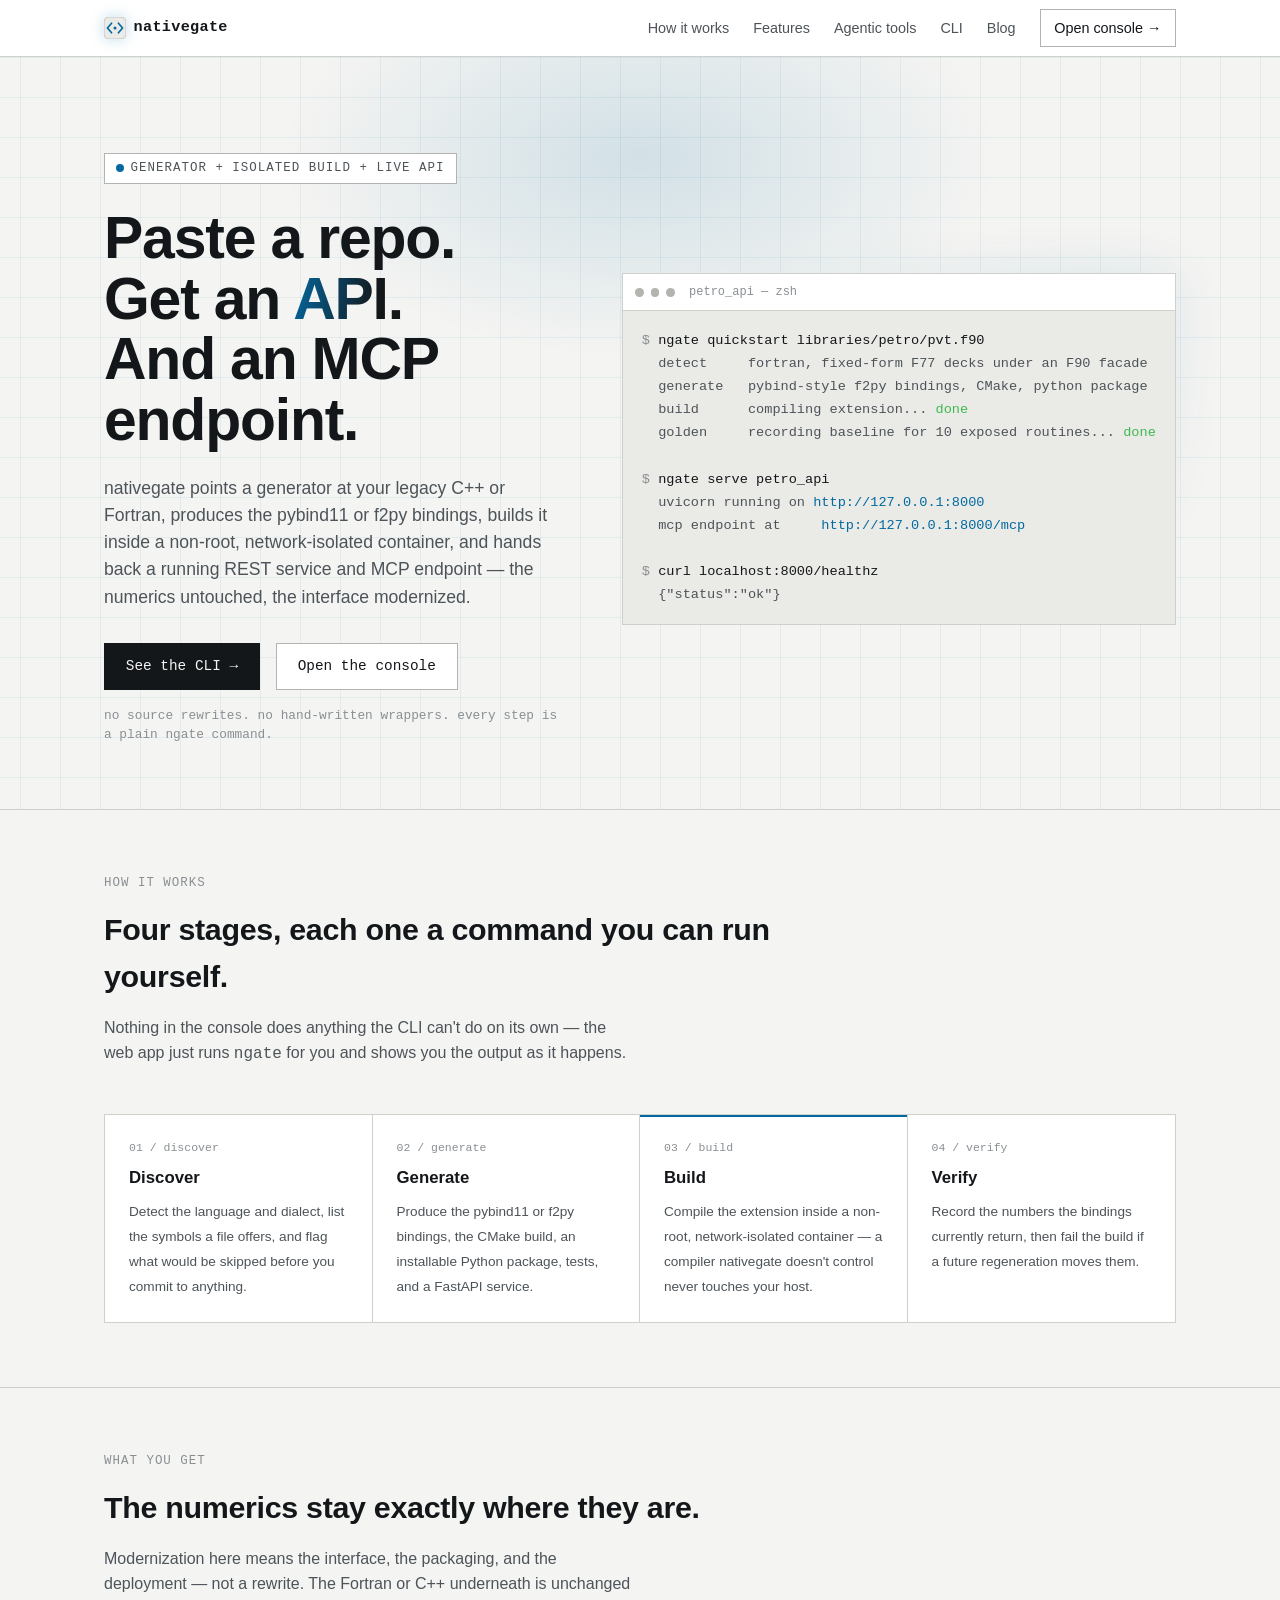
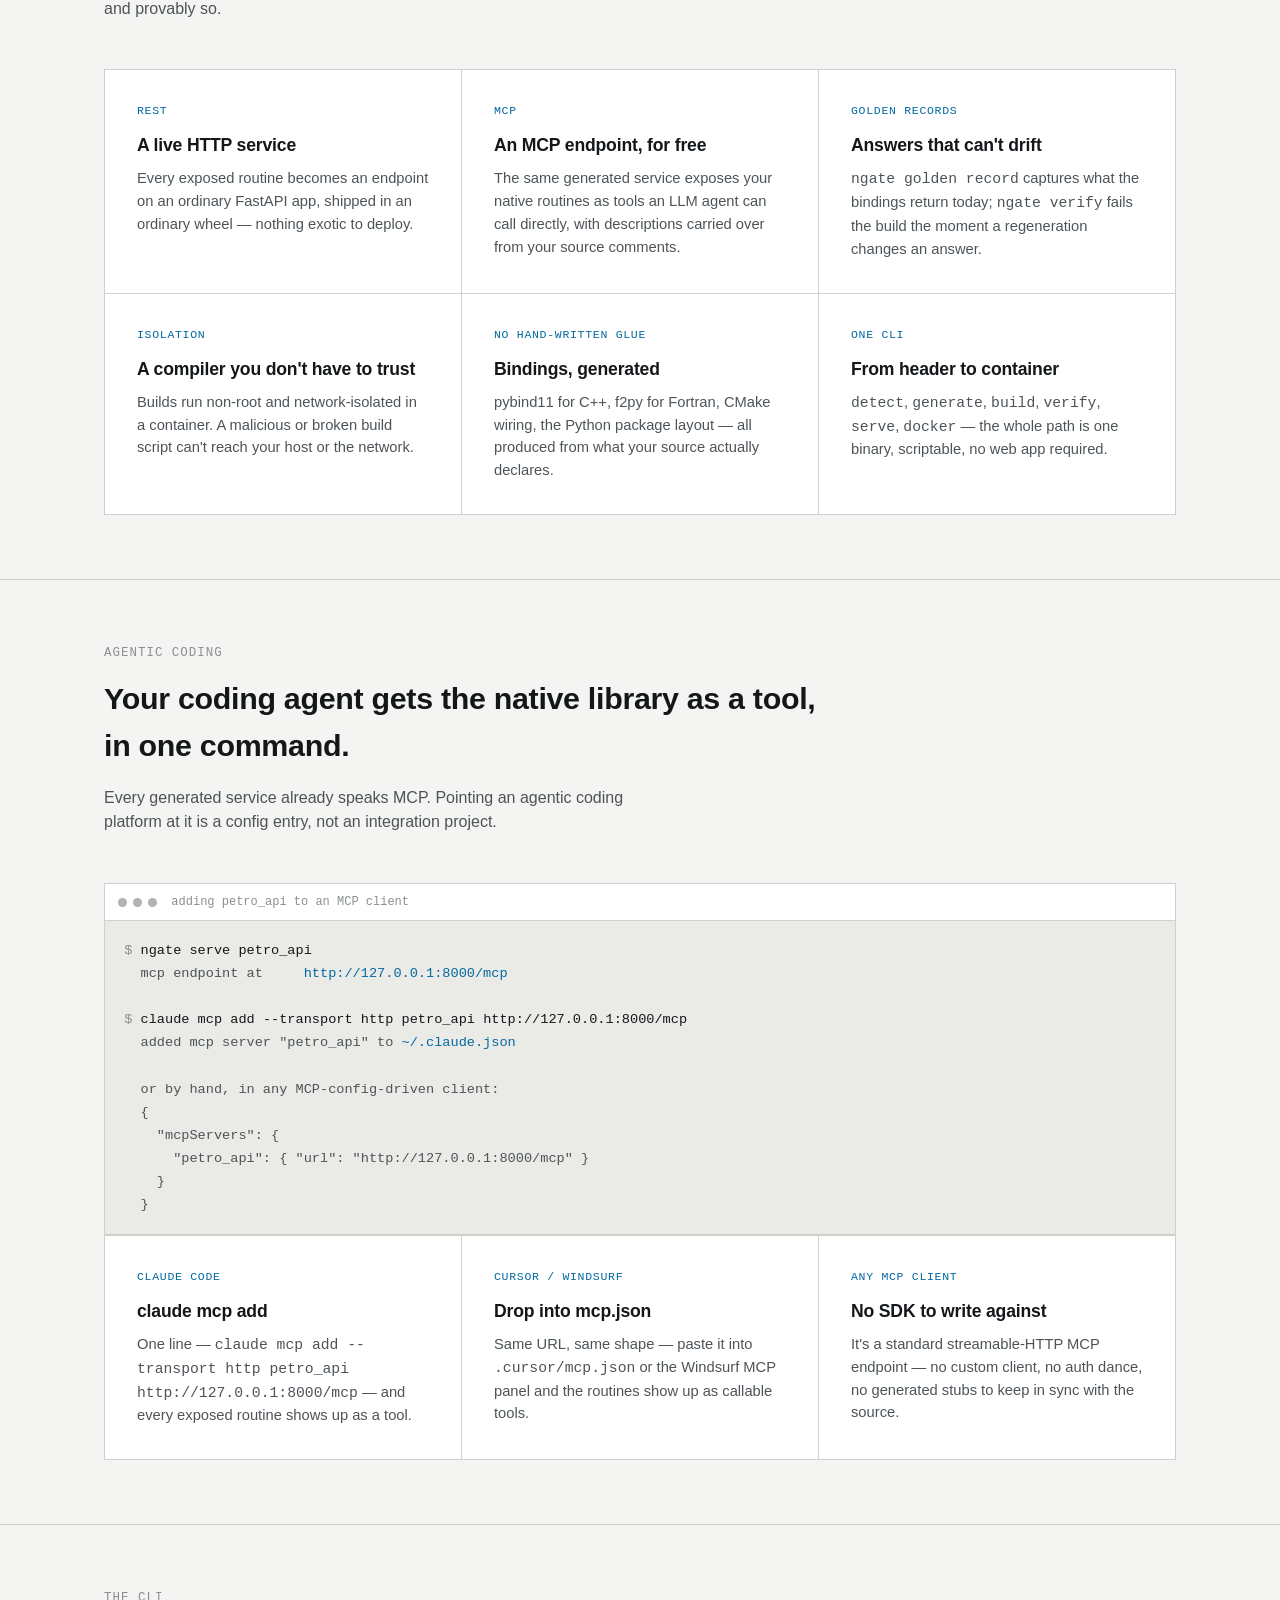
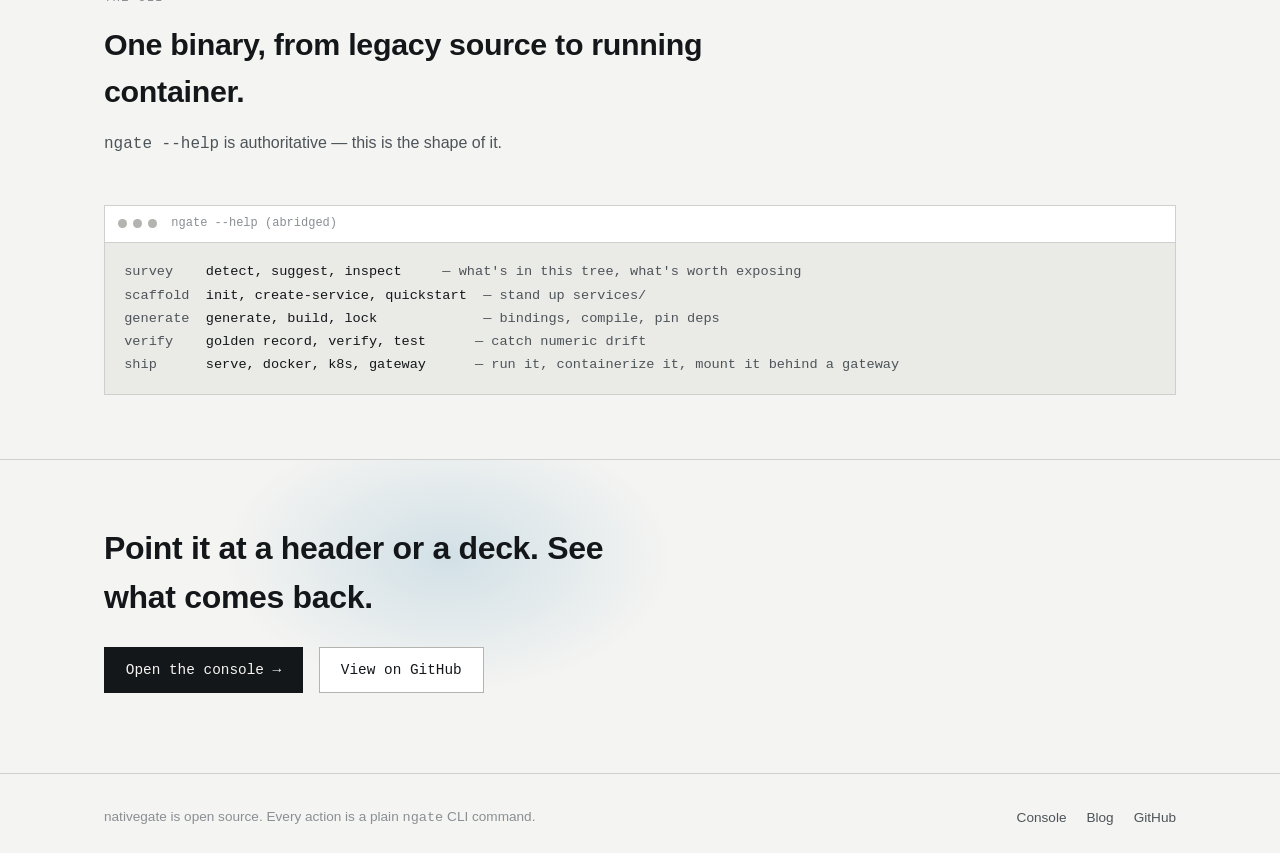
<file: marketing/index.html>
<!doctype html>
<html lang="en">
<head>
  <meta charset="utf-8">
  <meta name="viewport" content="width=device-width, initial-scale=1">
  <title>nativegate — paste a repo, get an API</title>
  <meta name="description" content="nativegate turns legacy C++ and Fortran into a live REST API and MCP endpoint, without hand-written bindings, built inside an isolated container.">
  <link rel="canonical" href="https://ravikings.github.io/nativegate/">
  <link rel="stylesheet" href="style.css">
  <link rel="icon" type="image/svg+xml" href="data:image/svg+xml,%3Csvg xmlns='http://www.w3.org/2000/svg' viewBox='0 0 32 32'%3E%3Crect width='32' height='32' rx='7' fill='%230b0d0f'/%3E%3Cpath d='M11 9 L5 16 L11 23' stroke='%237dd3fc' stroke-width='2.4' fill='none' stroke-linecap='round' stroke-linejoin='round'/%3E%3Cpath d='M21 9 L27 16 L21 23' stroke='%237dd3fc' stroke-width='2.4' fill='none' stroke-linecap='round' stroke-linejoin='round'/%3E%3Ccircle cx='16' cy='16' r='2.2' fill='%237dd3fc'/%3E%3C/svg%3E">

  <meta property="og:type" content="website">
  <meta property="og:title" content="nativegate — paste a repo, get an API">
  <meta property="og:description" content="Turns legacy C++ and Fortran into a live REST API and MCP endpoint, without hand-written bindings, built inside an isolated container.">
  <meta property="og:url" content="https://ravikings.github.io/nativegate/">
  <meta name="twitter:card" content="summary">
  <meta name="twitter:title" content="nativegate — paste a repo, get an API">
  <meta name="twitter:description" content="Turns legacy C++ and Fortran into a live REST API and MCP endpoint, without hand-written bindings.">

  <script type="application/ld+json">
  {
    "@context": "https://schema.org",
    "@type": "SoftwareApplication",
    "name": "nativegate",
    "applicationCategory": "DeveloperApplication",
    "operatingSystem": "Linux, macOS",
    "description": "Turns legacy C++ and Fortran into a live REST API and MCP endpoint by generating pybind11/f2py bindings, without hand-written wrappers.",
    "url": "https://ravikings.github.io/nativegate/",
    "codeRepository": "https://github.com/ravikings/nativegate",
    "offers": { "@type": "Offer", "price": "0", "priceCurrency": "USD" }
  }
  </script>
</head>
<body>

  <header class="topnav">
    <div class="container">
      <a class="wordmark" href="#top">
        <svg class="logomark" width="22" height="22" viewBox="0 0 32 32" fill="none" xmlns="http://www.w3.org/2000/svg" aria-hidden="true">
          <rect width="32" height="32" rx="7" fill="var(--bg-inset)" stroke="var(--line-strong)"/>
          <path d="M11 9 L5 16 L11 23" stroke="var(--accent)" stroke-width="2.4" fill="none" stroke-linecap="round" stroke-linejoin="round"/>
          <path d="M21 9 L27 16 L21 23" stroke="var(--accent)" stroke-width="2.4" fill="none" stroke-linecap="round" stroke-linejoin="round"/>
          <circle cx="16" cy="16" r="2.2" fill="var(--accent)"/>
        </svg>
        nativegate
      </a>
      <nav>
        <a href="#how-it-works">How it works</a>
        <a href="#features">Features</a>
        <a href="#agents">Agentic tools</a>
        <a href="#cli">CLI</a>
        <a href="blog/index.html">Blog</a>
        <a href="http://localhost:8000" class="cta">Open console &rarr;</a>
      </nav>
    </div>
  </header>

  <main id="top">

    <section class="hero">
      <div class="container">
        <div class="hero-grid">
          <div>
            <span class="hero-eyebrow"><span class="live-dot"></span>generator + isolated build + live API</span>
            <h1>Paste a repo.<br>Get an <span class="accent-text">API</span>.<br>And an MCP endpoint.</h1>
            <p class="hero-sub">
              nativegate points a generator at your legacy C++ or Fortran, produces the
              pybind11 or f2py bindings, builds it inside a non-root, network-isolated
              container, and hands back a running REST service and MCP endpoint — the
              numerics untouched, the interface modernized.
            </p>
            <div class="hero-actions">
              <a class="btn primary" href="#cli">See the CLI &rarr;</a>
              <a class="btn" href="http://localhost:8000">Open the console</a>
            </div>
            <div class="hero-note">no source rewrites. no hand-written wrappers. every step is a plain <code>ngate</code> command.</div>
          </div>

          <div class="terminal">
            <div class="terminal-bar">
              <span class="dot"></span><span class="dot"></span><span class="dot"></span>
              <span class="title">petro_api — zsh</span>
            </div>
            <div class="terminal-body"><span class="prompt">$ </span><span class="cmd">ngate quickstart libraries/petro/pvt.f90</span>
<span class="out">  detect     fortran, fixed-form F77 decks under an F90 facade
  generate   pybind-style f2py bindings, CMake, python package
  build      compiling extension...</span> <span class="ok">done</span>
<span class="out">  golden     recording baseline for 10 exposed routines...</span> <span class="ok">done</span>

<span class="prompt">$ </span><span class="cmd">ngate serve petro_api</span>
<span class="out">  uvicorn running on </span><span class="path">http://127.0.0.1:8000</span>
<span class="out">  mcp endpoint at     </span><span class="path">http://127.0.0.1:8000/mcp</span>

<span class="prompt">$ </span><span class="cmd">curl localhost:8000/healthz</span>
<span class="out">  {"status":"ok"}</span></div>
          </div>
        </div>
      </div>
    </section>

    <section class="block" id="how-it-works">
      <div class="container">
        <div class="section-label">How it works</div>
        <h2 class="section-heading">Four stages, each one a command you can run yourself.</h2>
        <p class="section-sub">
          Nothing in the console does anything the CLI can't do on its own — the web app
          just runs <code>ngate</code> for you and shows you the output as it happens.
        </p>

        <div class="pipeline">
          <div class="pipeline-step done">
            <span class="step-index">01 / discover</span>
            <span class="step-name">Discover</span>
            <span class="step-desc">Detect the language and dialect, list the symbols a file offers, and flag what would be skipped before you commit to anything.</span>
          </div>
          <div class="pipeline-step done">
            <span class="step-index">02 / generate</span>
            <span class="step-name">Generate</span>
            <span class="step-desc">Produce the pybind11 or f2py bindings, the CMake build, an installable Python package, tests, and a FastAPI service.</span>
          </div>
          <div class="pipeline-step active">
            <span class="step-index">03 / build</span>
            <span class="step-name">Build</span>
            <span class="step-desc">Compile the extension inside a non-root, network-isolated container — a compiler nativegate doesn't control never touches your host.</span>
          </div>
          <div class="pipeline-step">
            <span class="step-index">04 / verify</span>
            <span class="step-name">Verify</span>
            <span class="step-desc">Record the numbers the bindings currently return, then fail the build if a future regeneration moves them.</span>
          </div>
        </div>
      </div>
    </section>

    <section class="block" id="features">
      <div class="container">
        <div class="section-label">What you get</div>
        <h2 class="section-heading">The numerics stay exactly where they are.</h2>
        <p class="section-sub">
          Modernization here means the interface, the packaging, and the deployment —
          not a rewrite. The Fortran or C++ underneath is unchanged and provably so.
        </p>

        <div class="feature-grid">
          <div class="feature">
            <span class="feature-tag">REST</span>
            <h3>A live HTTP service</h3>
            <p>Every exposed routine becomes an endpoint on an ordinary FastAPI app, shipped in an ordinary wheel — nothing exotic to deploy.</p>
          </div>
          <div class="feature">
            <span class="feature-tag">MCP</span>
            <h3>An MCP endpoint, for free</h3>
            <p>The same generated service exposes your native routines as tools an LLM agent can call directly, with descriptions carried over from your source comments.</p>
          </div>
          <div class="feature">
            <span class="feature-tag">Golden records</span>
            <h3>Answers that can't drift</h3>
            <p><code>ngate golden record</code> captures what the bindings return today; <code>ngate verify</code> fails the build the moment a regeneration changes an answer.</p>
          </div>
          <div class="feature">
            <span class="feature-tag">Isolation</span>
            <h3>A compiler you don't have to trust</h3>
            <p>Builds run non-root and network-isolated in a container. A malicious or broken build script can't reach your host or the network.</p>
          </div>
          <div class="feature">
            <span class="feature-tag">No hand-written glue</span>
            <h3>Bindings, generated</h3>
            <p>pybind11 for C++, f2py for Fortran, CMake wiring, the Python package layout — all produced from what your source actually declares.</p>
          </div>
          <div class="feature">
            <span class="feature-tag">One CLI</span>
            <h3>From header to container</h3>
            <p><code>detect</code>, <code>generate</code>, <code>build</code>, <code>verify</code>, <code>serve</code>, <code>docker</code> — the whole path is one binary, scriptable, no web app required.</p>
          </div>
        </div>
      </div>
    </section>

    <section class="block" id="agents">
      <div class="container">
        <div class="section-label">Agentic coding</div>
        <h2 class="section-heading">Your coding agent gets the native library as a tool, in one command.</h2>
        <p class="section-sub">
          Every generated service already speaks MCP. Pointing an agentic coding
          platform at it is a config entry, not an integration project.
        </p>

        <div class="terminal">
          <div class="terminal-bar">
            <span class="dot"></span><span class="dot"></span><span class="dot"></span>
            <span class="title">adding petro_api to an MCP client</span>
          </div>
          <div class="terminal-body"><span class="prompt">$ </span><span class="cmd">ngate serve petro_api</span>
<span class="out">  mcp endpoint at     </span><span class="path">http://127.0.0.1:8000/mcp</span>

<span class="prompt">$ </span><span class="cmd">claude mcp add --transport http petro_api http://127.0.0.1:8000/mcp</span>
<span class="out">  added mcp server "petro_api" to </span><span class="path">~/.claude.json</span>

<span class="out">  or by hand, in any MCP-config-driven client:</span>
<span class="out">  {
    "mcpServers": {
      "petro_api": { "url": "http://127.0.0.1:8000/mcp" }
    }
  }</span></div>
        </div>

        <div class="feature-grid">
          <div class="feature">
            <span class="feature-tag">Claude Code</span>
            <h3>claude mcp add</h3>
            <p>One line — <code>claude mcp add --transport http petro_api http://127.0.0.1:8000/mcp</code> — and every exposed routine shows up as a tool.</p>
          </div>
          <div class="feature">
            <span class="feature-tag">Cursor / Windsurf</span>
            <h3>Drop into mcp.json</h3>
            <p>Same URL, same shape — paste it into <code>.cursor/mcp.json</code> or the Windsurf MCP panel and the routines show up as callable tools.</p>
          </div>
          <div class="feature">
            <span class="feature-tag">Any MCP client</span>
            <h3>No SDK to write against</h3>
            <p>It's a standard streamable-HTTP MCP endpoint — no custom client, no auth dance, no generated stubs to keep in sync with the source.</p>
          </div>
        </div>
      </div>
    </section>

    <section class="block" id="cli">
      <div class="container">
        <div class="section-label">The CLI</div>
        <h2 class="section-heading">One binary, from legacy source to running container.</h2>
        <p class="section-sub">
          <code>ngate --help</code> is authoritative — this is the shape of it.
        </p>

        <div class="terminal">
          <div class="terminal-bar">
            <span class="dot"></span><span class="dot"></span><span class="dot"></span>
            <span class="title">ngate --help (abridged)</span>
          </div>
          <div class="terminal-body"><span class="out">survey    </span><span class="cmd">detect, suggest, inspect</span><span class="out">     — what's in this tree, what's worth exposing
scaffold  </span><span class="cmd">init, create-service, quickstart</span><span class="out">  — stand up services/
generate  </span><span class="cmd">generate, build, lock</span><span class="out">             — bindings, compile, pin deps
verify    </span><span class="cmd">golden record, verify, test</span><span class="out">      — catch numeric drift
ship      </span><span class="cmd">serve, docker, k8s, gateway</span><span class="out">      — run it, containerize it, mount it behind a gateway</span></div>
        </div>
      </div>
    </section>

    <section class="cta-band block">
      <div class="container">
        <h2>Point it at a header or a deck. See what comes back.</h2>
        <div class="hero-actions">
          <a class="btn primary" href="http://localhost:8000">Open the console &rarr;</a>
          <a class="btn" href="https://github.com/ravikings/nativegate">View on GitHub</a>
        </div>
      </div>
    </section>

  </main>

  <footer>
    <div class="container">
      <span>nativegate is open source. Every action is a plain <code>ngate</code> CLI command.</span>
      <nav>
        <a href="http://localhost:8000">Console</a>
        <a href="blog/index.html">Blog</a>
        <a href="https://github.com/ravikings/nativegate">GitHub</a>
      </nav>
    </div>
  </footer>

</body>
</html>
</file>
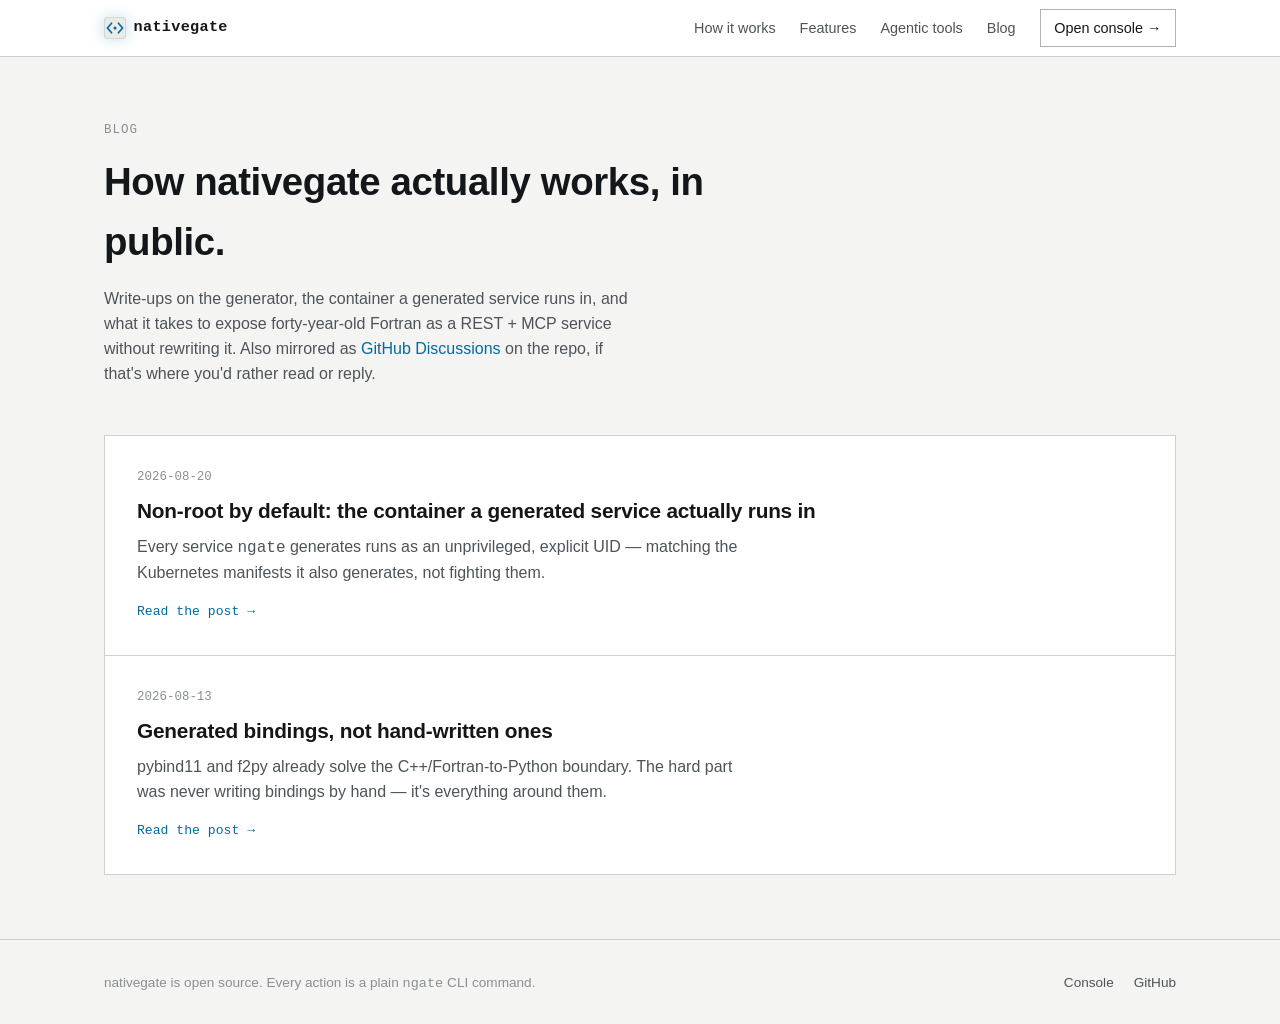
<file: marketing/blog/index.html>
<!doctype html>
<html lang="en">
<head>
  <meta charset="utf-8">
  <meta name="viewport" content="width=device-width, initial-scale=1">
  <title>Blog — nativegate</title>
  <meta name="description" content="Notes on turning legacy C++ and Fortran into live APIs: generated bindings, isolated builds, and numeric drift detection — from the team building nativegate.">
  <link rel="canonical" href="https://ravikings.github.io/nativegate/blog/">
  <link rel="stylesheet" href="../style.css">
  <link rel="icon" type="image/svg+xml" href="data:image/svg+xml,%3Csvg xmlns='http://www.w3.org/2000/svg' viewBox='0 0 32 32'%3E%3Crect width='32' height='32' rx='7' fill='%230b0d0f'/%3E%3Cpath d='M11 9 L5 16 L11 23' stroke='%237dd3fc' stroke-width='2.4' fill='none' stroke-linecap='round' stroke-linejoin='round'/%3E%3Cpath d='M21 9 L27 16 L21 23' stroke='%237dd3fc' stroke-width='2.4' fill='none' stroke-linecap='round' stroke-linejoin='round'/%3E%3Ccircle cx='16' cy='16' r='2.2' fill='%237dd3fc'/%3E%3C/svg%3E">

  <meta property="og:type" content="website">
  <meta property="og:title" content="nativegate blog">
  <meta property="og:description" content="Notes on turning legacy C++ and Fortran into live APIs: generated bindings, isolated builds, and numeric drift detection.">
  <meta property="og:url" content="https://ravikings.github.io/nativegate/blog/">
  <meta name="twitter:card" content="summary">
  <meta name="twitter:title" content="nativegate blog">
  <meta name="twitter:description" content="Notes on turning legacy C++ and Fortran into live APIs.">

  <script type="application/ld+json">
  {
    "@context": "https://schema.org",
    "@type": "Blog",
    "name": "nativegate blog",
    "url": "https://ravikings.github.io/nativegate/blog/",
    "publisher": {
      "@type": "Organization",
      "name": "nativegate",
      "url": "https://ravikings.github.io/nativegate/",
      "sameAs": ["https://github.com/ravikings/nativegate"]
    }
  }
  </script>
</head>
<body>

  <header class="topnav">
    <div class="container">
      <a class="wordmark" href="../index.html#top">
        <svg class="logomark" width="22" height="22" viewBox="0 0 32 32" fill="none" xmlns="http://www.w3.org/2000/svg" aria-hidden="true">
          <rect width="32" height="32" rx="7" fill="var(--bg-inset)" stroke="var(--line-strong)"/>
          <path d="M11 9 L5 16 L11 23" stroke="var(--accent)" stroke-width="2.4" fill="none" stroke-linecap="round" stroke-linejoin="round"/>
          <path d="M21 9 L27 16 L21 23" stroke="var(--accent)" stroke-width="2.4" fill="none" stroke-linecap="round" stroke-linejoin="round"/>
          <circle cx="16" cy="16" r="2.2" fill="var(--accent)"/>
        </svg>
        nativegate
      </a>
      <nav>
        <a href="../index.html#how-it-works">How it works</a>
        <a href="../index.html#features">Features</a>
        <a href="../index.html#agents">Agentic tools</a>
        <a href="index.html" aria-current="page">Blog</a>
        <a href="http://localhost:8000" class="cta">Open console &rarr;</a>
      </nav>
    </div>
  </header>

  <main id="top">
    <section class="block" style="border-top:none; padding-top: var(--space-16);">
      <div class="container">
        <div class="section-label">Blog</div>
        <h1 class="section-heading" style="font-size: 2.4rem; max-width: 32ch;">How nativegate actually works, in public.</h1>
        <p class="section-sub">
          Write-ups on the generator, the container a generated service runs in,
          and what it takes to expose forty-year-old Fortran as a REST + MCP
          service without rewriting it. Also mirrored as
          <a href="https://github.com/ravikings/nativegate/discussions">GitHub Discussions</a>
          on the repo, if that's where you'd rather read or reply.
        </p>

        <div class="post-list">

          <a class="post-card" href="isolated-native-builds.html">
            <span class="post-date"><time datetime="2026-08-20">2026-08-20</time></span>
            <h2>Non-root by default: the container a generated service actually runs in</h2>
            <p>Every service <code>ngate</code> generates runs as an unprivileged, explicit UID —
            matching the Kubernetes manifests it also generates, not fighting them.</p>
            <span class="post-readmore">Read the post &rarr;</span>
          </a>

          <a class="post-card" href="generated-bindings-vs-handwritten.html">
            <span class="post-date"><time datetime="2026-08-13">2026-08-13</time></span>
            <h2>Generated bindings, not hand-written ones</h2>
            <p>pybind11 and f2py already solve the C++/Fortran-to-Python boundary. The
            hard part was never writing bindings by hand — it's everything around them.</p>
            <span class="post-readmore">Read the post &rarr;</span>
          </a>

        </div>
      </div>
    </section>
  </main>

  <footer>
    <div class="container">
      <span>nativegate is open source. Every action is a plain <code>ngate</code> CLI command.</span>
      <nav>
        <a href="http://localhost:8000">Console</a>
        <a href="https://github.com/ravikings/nativegate">GitHub</a>
      </nav>
    </div>
  </footer>

</body>
</html>
</file>
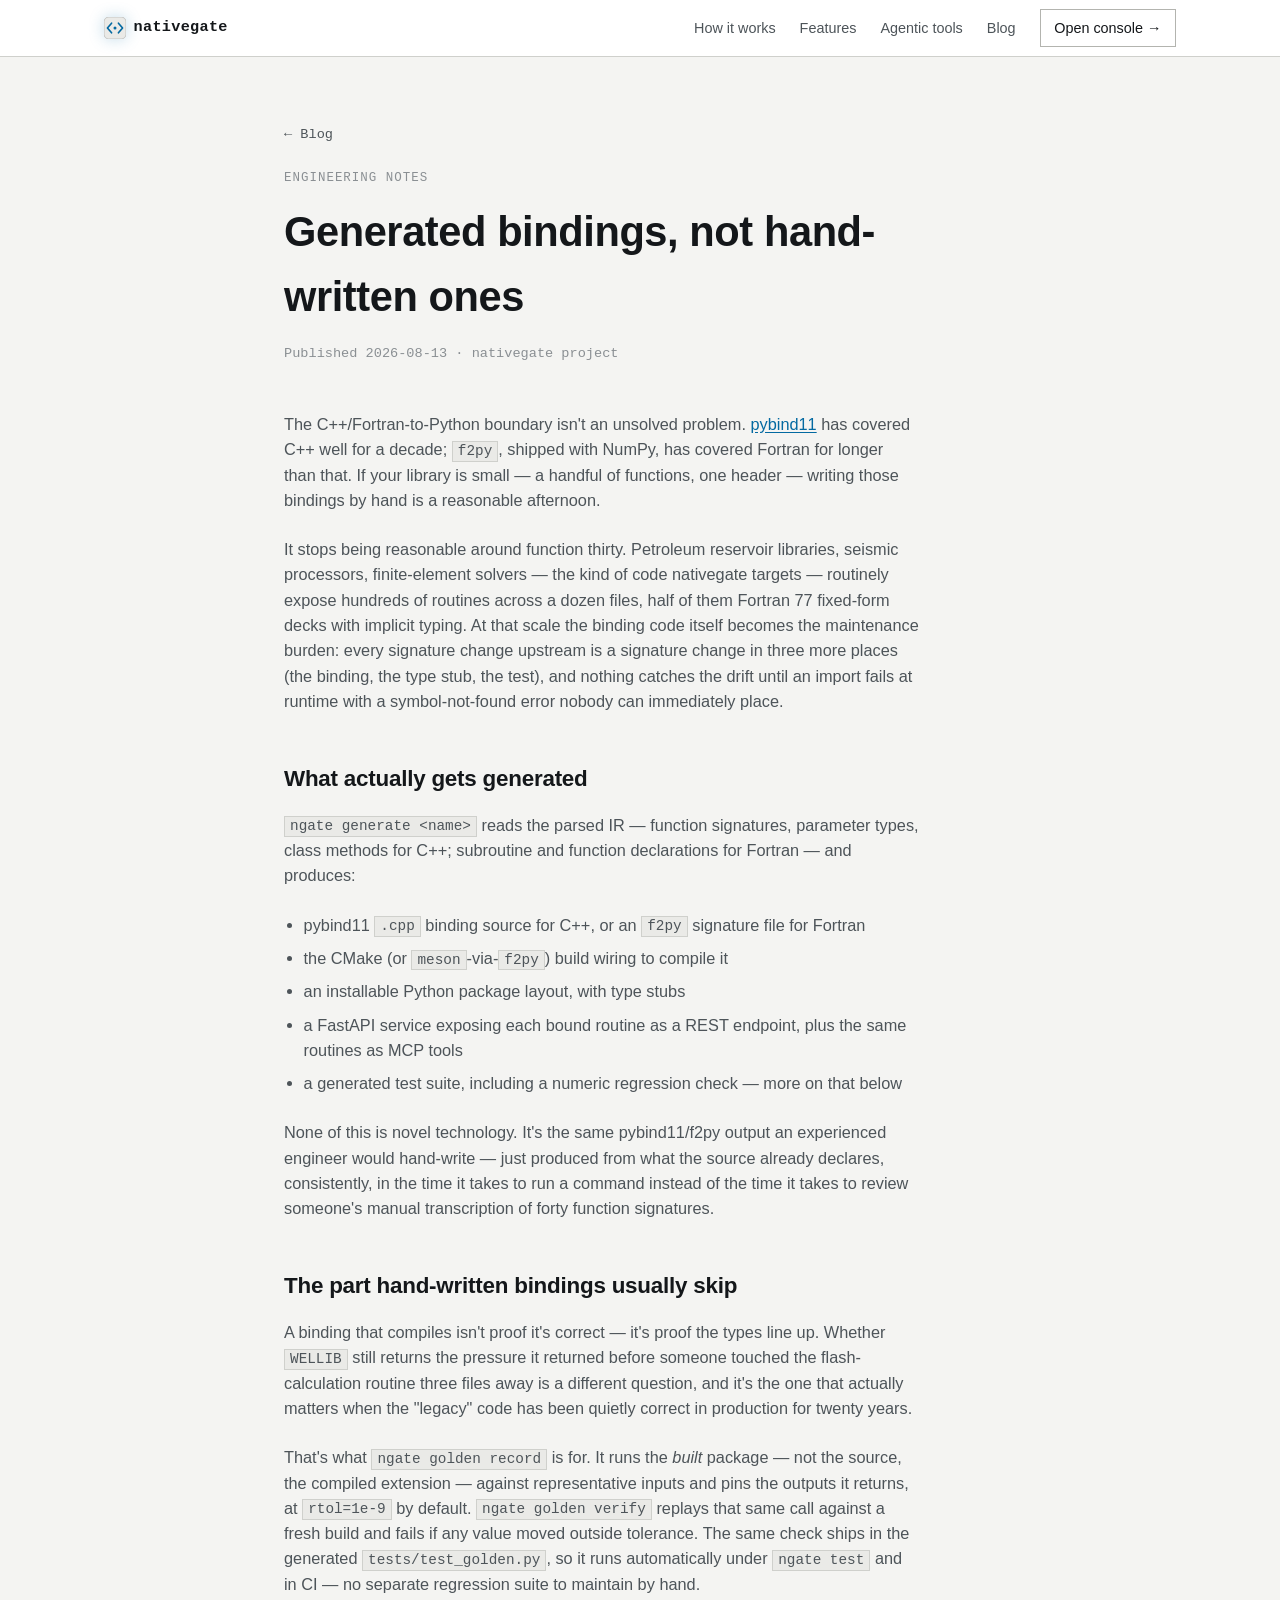
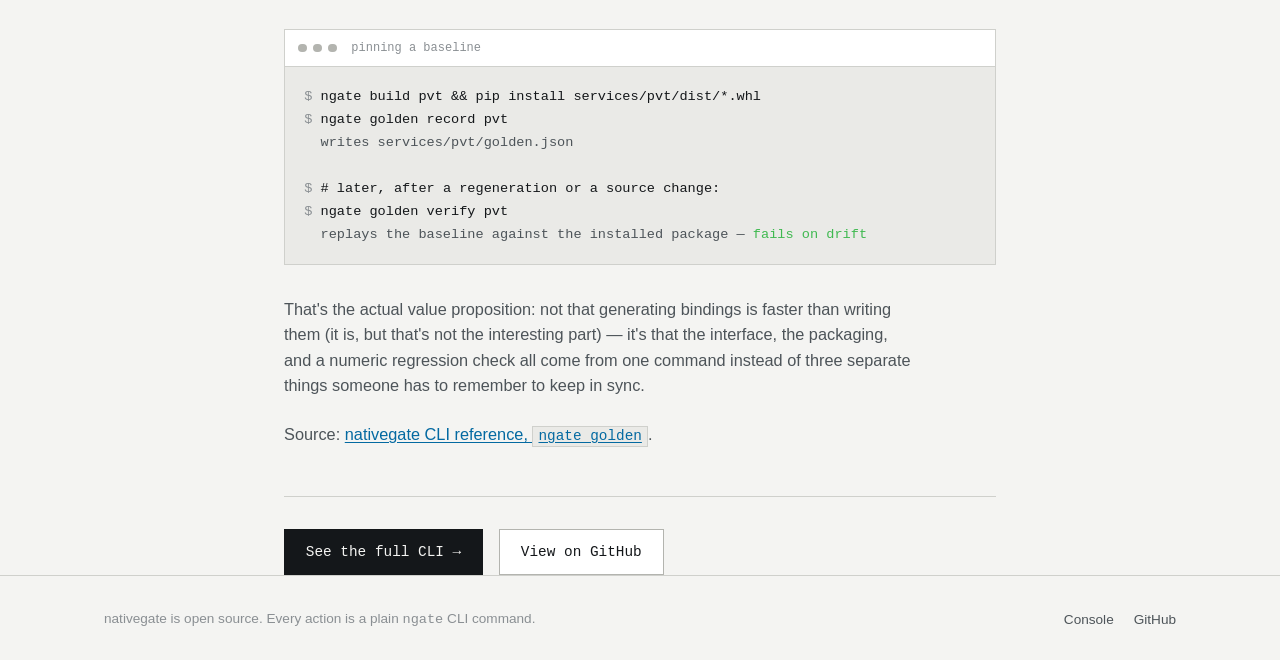
<file: marketing/blog/generated-bindings-vs-handwritten.html>
<!doctype html>
<html lang="en">
<head>
  <meta charset="utf-8">
  <meta name="viewport" content="width=device-width, initial-scale=1">
  <title>Generated bindings, not hand-written ones — nativegate</title>
  <meta name="description" content="pybind11 and f2py already solve the C++/Fortran-to-Python boundary. nativegate generates the bindings, the CMake wiring, and a golden-record check that catches numeric drift on every rebuild.">
  <link rel="canonical" href="https://ravikings.github.io/nativegate/blog/generated-bindings-vs-handwritten.html">
  <link rel="stylesheet" href="../style.css">
  <link rel="icon" type="image/svg+xml" href="data:image/svg+xml,%3Csvg xmlns='http://www.w3.org/2000/svg' viewBox='0 0 32 32'%3E%3Crect width='32' height='32' rx='7' fill='%230b0d0f'/%3E%3Cpath d='M11 9 L5 16 L11 23' stroke='%237dd3fc' stroke-width='2.4' fill='none' stroke-linecap='round' stroke-linejoin='round'/%3E%3Cpath d='M21 9 L27 16 L21 23' stroke='%237dd3fc' stroke-width='2.4' fill='none' stroke-linecap='round' stroke-linejoin='round'/%3E%3Ccircle cx='16' cy='16' r='2.2' fill='%237dd3fc'/%3E%3C/svg%3E">

  <meta property="og:type" content="article">
  <meta property="og:title" content="Generated bindings, not hand-written ones">
  <meta property="og:description" content="pybind11 and f2py already solve the C++/Fortran-to-Python boundary. The hard part was never writing bindings by hand — it's everything around them.">
  <meta property="og:url" content="https://ravikings.github.io/nativegate/blog/generated-bindings-vs-handwritten.html">
  <meta name="twitter:card" content="summary">
  <meta name="twitter:title" content="Generated bindings, not hand-written ones">
  <meta name="twitter:description" content="pybind11 and f2py already solve the C++/Fortran-to-Python boundary.">

  <script type="application/ld+json">
  {
    "@context": "https://schema.org",
    "@type": "BlogPosting",
    "headline": "Generated bindings, not hand-written ones",
    "datePublished": "2026-08-13",
    "dateModified": "2026-08-13",
    "author": { "@type": "Organization", "name": "nativegate", "url": "https://github.com/ravikings/nativegate" },
    "publisher": { "@type": "Organization", "name": "nativegate", "url": "https://ravikings.github.io/nativegate/" },
    "mainEntityOfPage": "https://ravikings.github.io/nativegate/blog/generated-bindings-vs-handwritten.html",
    "description": "pybind11 and f2py already solve the C++/Fortran-to-Python boundary. nativegate generates the bindings, the CMake wiring, and a golden-record check that catches numeric drift on every rebuild."
  }
  </script>
</head>
<body>

  <header class="topnav">
    <div class="container">
      <a class="wordmark" href="../index.html#top">
        <svg class="logomark" width="22" height="22" viewBox="0 0 32 32" fill="none" xmlns="http://www.w3.org/2000/svg" aria-hidden="true">
          <rect width="32" height="32" rx="7" fill="var(--bg-inset)" stroke="var(--line-strong)"/>
          <path d="M11 9 L5 16 L11 23" stroke="var(--accent)" stroke-width="2.4" fill="none" stroke-linecap="round" stroke-linejoin="round"/>
          <path d="M21 9 L27 16 L21 23" stroke="var(--accent)" stroke-width="2.4" fill="none" stroke-linecap="round" stroke-linejoin="round"/>
          <circle cx="16" cy="16" r="2.2" fill="var(--accent)"/>
        </svg>
        nativegate
      </a>
      <nav>
        <a href="../index.html#how-it-works">How it works</a>
        <a href="../index.html#features">Features</a>
        <a href="../index.html#agents">Agentic tools</a>
        <a href="index.html">Blog</a>
        <a href="http://localhost:8000" class="cta">Open console &rarr;</a>
      </nav>
    </div>
  </header>

  <main>
    <article class="post block" style="border-top:none; padding-top: var(--space-16);">
      <div class="container post-container">
        <a class="post-back" href="index.html">&larr; Blog</a>
        <div class="section-label">Engineering notes</div>
        <h1 class="post-title">Generated bindings, not hand-written ones</h1>
        <p class="post-byline">Published <time datetime="2026-08-13">2026-08-13</time> · nativegate project</p>

        <div class="post-body">
          <p>
            The C++/Fortran-to-Python boundary isn't an unsolved problem.
            <a href="https://pybind11.readthedocs.io/" rel="noopener">pybind11</a>
            has covered C++ well for a decade; <code>f2py</code>, shipped with NumPy,
            has covered Fortran for longer than that. If your library is small — a
            handful of functions, one header — writing those bindings by hand is a
            reasonable afternoon.
          </p>
          <p>
            It stops being reasonable around function thirty. Petroleum reservoir
            libraries, seismic processors, finite-element solvers — the kind of code
            nativegate targets — routinely expose hundreds of routines across a dozen
            files, half of them Fortran 77 fixed-form decks with implicit typing. At
            that scale the binding code itself becomes the maintenance burden: every
            signature change upstream is a signature change in three more places
            (the binding, the type stub, the test), and nothing catches the drift
            until an import fails at runtime with a symbol-not-found error nobody
            can immediately place.
          </p>

          <h2>What actually gets generated</h2>
          <p>
            <code>ngate generate &lt;name&gt;</code> reads the parsed IR — function
            signatures, parameter types, class methods for C++; subroutine and
            function declarations for Fortran — and produces:
          </p>
          <ul>
            <li>pybind11 <code>.cpp</code> binding source for C++, or an <code>f2py</code>
              signature file for Fortran</li>
            <li>the CMake (or <code>meson</code>-via-<code>f2py</code>) build wiring to
              compile it</li>
            <li>an installable Python package layout, with type stubs</li>
            <li>a FastAPI service exposing each bound routine as a REST endpoint,
              plus the same routines as MCP tools</li>
            <li>a generated test suite, including a numeric regression check —
              more on that below</li>
          </ul>
          <p>
            None of this is novel technology. It's the same pybind11/f2py output an
            experienced engineer would hand-write — just produced from what the
            source already declares, consistently, in the time it takes to run a
            command instead of the time it takes to review someone's manual
            transcription of forty function signatures.
          </p>

          <h2>The part hand-written bindings usually skip</h2>
          <p>
            A binding that compiles isn't proof it's correct — it's proof the types
            line up. Whether <code>WELLIB</code> still returns the pressure it
            returned before someone touched the flash-calculation routine three
            files away is a different question, and it's the one that actually
            matters when the "legacy" code has been quietly correct in production
            for twenty years.
          </p>
          <p>
            That's what <code>ngate golden record</code> is for. It runs the
            <em>built</em> package — not the source, the compiled extension — against
            representative inputs and pins the outputs it returns, at
            <code>rtol=1e-9</code> by default. <code>ngate golden verify</code> replays
            that same call against a fresh build and fails if any value moved outside
            tolerance. The same check ships in the generated
            <code>tests/test_golden.py</code>, so it runs automatically under
            <code>ngate test</code> and in CI — no separate regression suite to
            maintain by hand.
          </p>

          <div class="terminal" style="margin: var(--space-8) 0;">
            <div class="terminal-bar">
              <span class="dot"></span><span class="dot"></span><span class="dot"></span>
              <span class="title">pinning a baseline</span>
            </div>
            <div class="terminal-body"><span class="prompt">$ </span><span class="cmd">ngate build pvt && pip install services/pvt/dist/*.whl</span>
<span class="prompt">$ </span><span class="cmd">ngate golden record pvt</span>
<span class="out">  writes services/pvt/golden.json</span>

<span class="prompt">$ </span><span class="cmd"># later, after a regeneration or a source change:</span>
<span class="prompt">$ </span><span class="cmd">ngate golden verify pvt</span>
<span class="out">  replays the baseline against the installed package — </span><span class="ok">fails on drift</span></div>
          </div>

          <p>
            That's the actual value proposition: not that generating bindings is
            faster than writing them (it is, but that's not the interesting part) —
            it's that the interface, the packaging, and a numeric regression check
            all come from one command instead of three separate things someone has
            to remember to keep in sync.
          </p>

          <p>
            Source: <a href="https://github.com/ravikings/nativegate/blob/main/tools/nativegate/docs/cli-reference.md#ngate-golden-recordverifyshow-name" rel="noopener">nativegate CLI reference, <code>ngate golden</code></a>.
          </p>
        </div>

        <div class="post-cta">
          <a class="btn primary" href="../index.html#cli">See the full CLI &rarr;</a>
          <a class="btn" href="https://github.com/ravikings/nativegate">View on GitHub</a>
        </div>
      </div>
    </article>
  </main>

  <footer>
    <div class="container">
      <span>nativegate is open source. Every action is a plain <code>ngate</code> CLI command.</span>
      <nav>
        <a href="http://localhost:8000">Console</a>
        <a href="https://github.com/ravikings/nativegate">GitHub</a>
      </nav>
    </div>
  </footer>

</body>
</html>
</file>
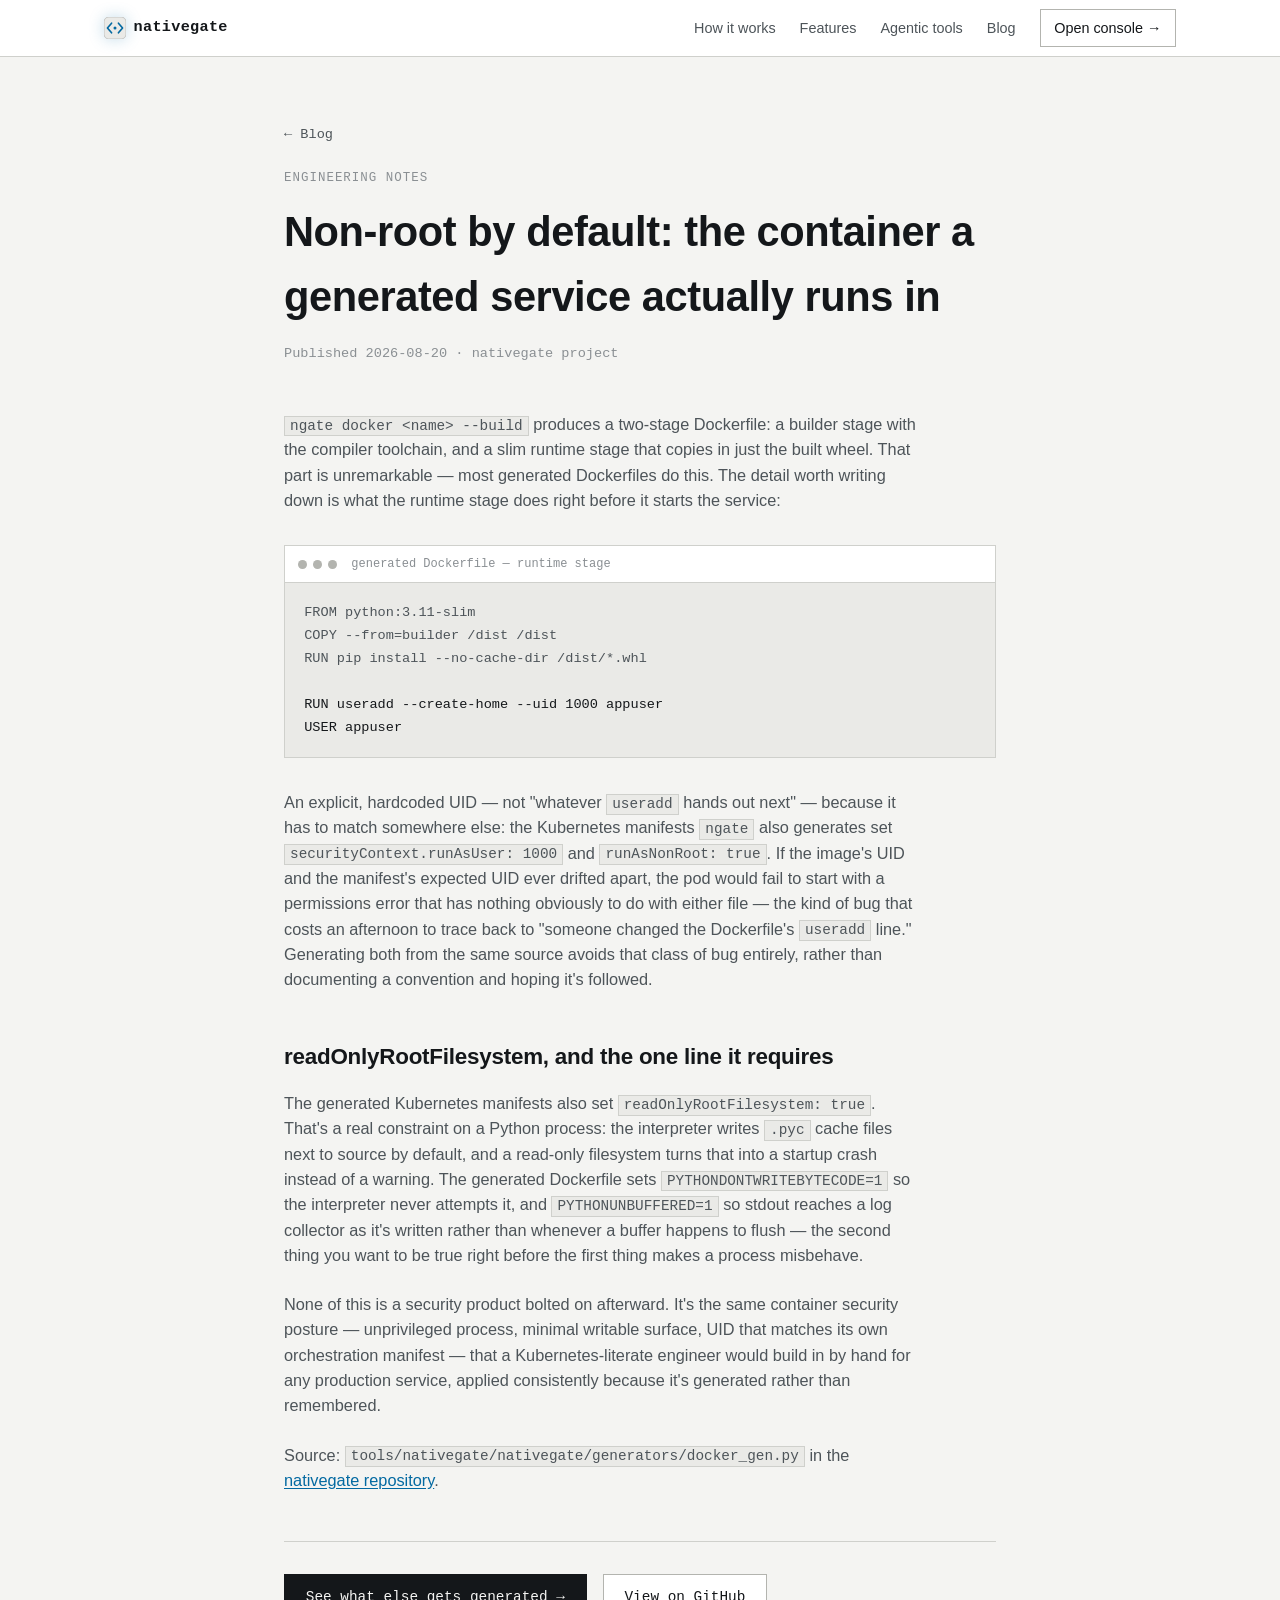
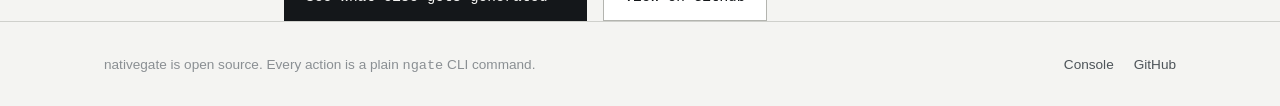
<file: marketing/blog/isolated-native-builds.html>
<!doctype html>
<html lang="en">
<head>
  <meta charset="utf-8">
  <meta name="viewport" content="width=device-width, initial-scale=1">
  <title>Non-root by default: the container a generated service actually runs in — nativegate</title>
  <meta name="description" content="Every service nativegate generates runs as an unprivileged, explicit UID 1000 user with a read-only root filesystem — matching the Kubernetes manifests it also generates, not fighting them.">
  <link rel="canonical" href="https://ravikings.github.io/nativegate/blog/isolated-native-builds.html">
  <link rel="stylesheet" href="../style.css">
  <link rel="icon" type="image/svg+xml" href="data:image/svg+xml,%3Csvg xmlns='http://www.w3.org/2000/svg' viewBox='0 0 32 32'%3E%3Crect width='32' height='32' rx='7' fill='%230b0d0f'/%3E%3Cpath d='M11 9 L5 16 L11 23' stroke='%237dd3fc' stroke-width='2.4' fill='none' stroke-linecap='round' stroke-linejoin='round'/%3E%3Cpath d='M21 9 L27 16 L21 23' stroke='%237dd3fc' stroke-width='2.4' fill='none' stroke-linecap='round' stroke-linejoin='round'/%3E%3Ccircle cx='16' cy='16' r='2.2' fill='%237dd3fc'/%3E%3C/svg%3E">

  <meta property="og:type" content="article">
  <meta property="og:title" content="Non-root by default: the container a generated service actually runs in">
  <meta property="og:description" content="Every service nativegate generates runs as an unprivileged, explicit UID 1000 user with a read-only root filesystem.">
  <meta property="og:url" content="https://ravikings.github.io/nativegate/blog/isolated-native-builds.html">
  <meta name="twitter:card" content="summary">
  <meta name="twitter:title" content="Non-root by default: the container a generated service actually runs in">
  <meta name="twitter:description" content="Matching the Kubernetes manifests it also generates, not fighting them.">

  <script type="application/ld+json">
  {
    "@context": "https://schema.org",
    "@type": "BlogPosting",
    "headline": "Non-root by default: the container a generated service actually runs in",
    "datePublished": "2026-08-20",
    "dateModified": "2026-08-20",
    "author": { "@type": "Organization", "name": "nativegate", "url": "https://github.com/ravikings/nativegate" },
    "publisher": { "@type": "Organization", "name": "nativegate", "url": "https://ravikings.github.io/nativegate/" },
    "mainEntityOfPage": "https://ravikings.github.io/nativegate/blog/isolated-native-builds.html",
    "description": "Every service nativegate generates runs as an unprivileged, explicit UID 1000 user with a read-only root filesystem — matching the Kubernetes manifests it also generates, not fighting them."
  }
  </script>
</head>
<body>

  <header class="topnav">
    <div class="container">
      <a class="wordmark" href="../index.html#top">
        <svg class="logomark" width="22" height="22" viewBox="0 0 32 32" fill="none" xmlns="http://www.w3.org/2000/svg" aria-hidden="true">
          <rect width="32" height="32" rx="7" fill="var(--bg-inset)" stroke="var(--line-strong)"/>
          <path d="M11 9 L5 16 L11 23" stroke="var(--accent)" stroke-width="2.4" fill="none" stroke-linecap="round" stroke-linejoin="round"/>
          <path d="M21 9 L27 16 L21 23" stroke="var(--accent)" stroke-width="2.4" fill="none" stroke-linecap="round" stroke-linejoin="round"/>
          <circle cx="16" cy="16" r="2.2" fill="var(--accent)"/>
        </svg>
        nativegate
      </a>
      <nav>
        <a href="../index.html#how-it-works">How it works</a>
        <a href="../index.html#features">Features</a>
        <a href="../index.html#agents">Agentic tools</a>
        <a href="index.html">Blog</a>
        <a href="http://localhost:8000" class="cta">Open console &rarr;</a>
      </nav>
    </div>
  </header>

  <main>
    <article class="post block" style="border-top:none; padding-top: var(--space-16);">
      <div class="container post-container">
        <a class="post-back" href="index.html">&larr; Blog</a>
        <div class="section-label">Engineering notes</div>
        <h1 class="post-title">Non-root by default: the container a generated service actually runs in</h1>
        <p class="post-byline">Published <time datetime="2026-08-20">2026-08-20</time> · nativegate project</p>

        <div class="post-body">
          <p>
            <code>ngate docker &lt;name&gt; --build</code> produces a two-stage
            Dockerfile: a builder stage with the compiler toolchain, and a slim
            runtime stage that copies in just the built wheel. That part is
            unremarkable — most generated Dockerfiles do this. The detail worth
            writing down is what the runtime stage does right before it starts
            the service:
          </p>

          <div class="terminal" style="margin: var(--space-8) 0;">
            <div class="terminal-bar">
              <span class="dot"></span><span class="dot"></span><span class="dot"></span>
              <span class="title">generated Dockerfile — runtime stage</span>
            </div>
            <div class="terminal-body"><span class="out">FROM python:3.11-slim
COPY --from=builder /dist /dist
RUN pip install --no-cache-dir /dist/*.whl

</span><span class="cmd">RUN useradd --create-home --uid 1000 appuser
USER appuser</span></div>
          </div>

          <p>
            An explicit, hardcoded UID — not "whatever <code>useradd</code> hands
            out next" — because it has to match somewhere else: the Kubernetes
            manifests <code>ngate</code> also generates set
            <code>securityContext.runAsUser: 1000</code> and
            <code>runAsNonRoot: true</code>. If the image's UID and the manifest's
            expected UID ever drifted apart, the pod would fail to start with a
            permissions error that has nothing obviously to do with either file
            — the kind of bug that costs an afternoon to trace back to "someone
            changed the Dockerfile's <code>useradd</code> line." Generating both
            from the same source avoids that class of bug entirely, rather than
            documenting a convention and hoping it's followed.
          </p>

          <h2>readOnlyRootFilesystem, and the one line it requires</h2>
          <p>
            The generated Kubernetes manifests also set
            <code>readOnlyRootFilesystem: true</code>. That's a real constraint on
            a Python process: the interpreter writes <code>.pyc</code> cache files
            next to source by default, and a read-only filesystem turns that into
            a startup crash instead of a warning. The generated Dockerfile sets
            <code>PYTHONDONTWRITEBYTECODE=1</code> so the interpreter never
            attempts it, and <code>PYTHONUNBUFFERED=1</code> so stdout reaches a
            log collector as it's written rather than whenever a buffer happens
            to flush — the second thing you want to be true right before the
            first thing makes a process misbehave.
          </p>

          <p>
            None of this is a security product bolted on afterward. It's the
            same container security posture — unprivileged process, minimal
            writable surface, UID that matches its own orchestration manifest —
            that a Kubernetes-literate engineer would build in by hand for any
            production service, applied consistently because it's generated
            rather than remembered.
          </p>

          <p>
            Source: <code>tools/nativegate/nativegate/generators/docker_gen.py</code>
            in the <a href="https://github.com/ravikings/nativegate" rel="noopener">nativegate repository</a>.
          </p>
        </div>

        <div class="post-cta">
          <a class="btn primary" href="../index.html#features">See what else gets generated &rarr;</a>
          <a class="btn" href="https://github.com/ravikings/nativegate">View on GitHub</a>
        </div>
      </div>
    </article>
  </main>

  <footer>
    <div class="container">
      <span>nativegate is open source. Every action is a plain <code>ngate</code> CLI command.</span>
      <nav>
        <a href="http://localhost:8000">Console</a>
        <a href="https://github.com/ravikings/nativegate">GitHub</a>
      </nav>
    </div>
  </footer>

</body>
</html>
</file>
<file: marketing/style.css>
/* nativegate marketing site — standalone, no build step, no dependency on console/. */

:root {
  --bg: #0b0d0f;
  --bg-raised: #111417;
  --bg-inset: #08090a;
  --line: #2a2f34;
  --line-strong: #3d444b;
  --text: #d8dee3;
  --text-dim: #8b939b;
  --text-faint: #5a6169;
  --accent: #7dd3fc;
  --accent-glow: rgba(125, 211, 252, 0.22);
  --accent-glow-strong: rgba(125, 211, 252, 0.4);
  --grid-line: rgba(125, 211, 252, 0.06);

  --pass: #3fb950;
  --fail: #f85149;
  --warn: #d29922;

  --font-mono: "JetBrains Mono", "Berkeley Mono", ui-monospace, "SF Mono", Consolas, monospace;
  --font-sans: -apple-system, BlinkMacSystemFont, "Segoe UI", Helvetica, Arial, sans-serif;

  --space-2: 0.5rem;
  --space-3: 0.75rem;
  --space-4: 1rem;
  --space-6: 1.5rem;
  --space-8: 2rem;
  --space-12: 3rem;
  --space-16: 4rem;
  --space-24: 6rem;
}

@media (prefers-color-scheme: light) {
  :root {
    --bg: #f4f4f2;
    --bg-raised: #ffffff;
    --bg-inset: #eaeae7;
    --line: #cfd0cc;
    --line-strong: #b3b4af;
    --text: #14171a;
    --text-dim: #4d5459;
    --text-faint: #8a8f93;
    --accent: #0369a1;
    --accent-glow: rgba(3, 105, 161, 0.14);
    --accent-glow-strong: rgba(3, 105, 161, 0.24);
    --grid-line: rgba(3, 105, 161, 0.07);
  }
}

* { box-sizing: border-box; }

html, body {
  margin: 0;
  padding: 0;
  background: var(--bg);
  color: var(--text);
  font-family: var(--font-sans);
  font-size: 16px;
  line-height: 1.55;
}

h1, h2, h3 { font-weight: 600; letter-spacing: -0.01em; margin: 0; }

a { color: var(--accent); text-decoration: none; }
a:hover { text-decoration: underline; }

code, pre, .mono { font-family: var(--font-mono); }

.container {
  max-width: 1120px;
  margin: 0 auto;
  padding: 0 1.5rem;
  width: 100%;
}

button, .btn, a:focus-visible, button:focus-visible {
  transition: border-color 0.15s ease, color 0.15s ease, background 0.15s ease, transform 0.1s ease;
}

*:focus-visible {
  outline: 2px solid var(--accent);
  outline-offset: 2px;
}

/* ---------- top nav ---------- */

.topnav {
  border-bottom: 1px solid var(--line);
  background: var(--bg-raised);
  position: sticky;
  top: 0;
  z-index: 10;
}

.topnav .container {
  display: flex;
  align-items: center;
  justify-content: space-between;
  height: 56px;
}

.wordmark {
  font-family: var(--font-mono);
  font-weight: 700;
  font-size: 0.95rem;
  color: var(--text);
  letter-spacing: 0.02em;
  display: inline-flex;
  align-items: center;
}

.logomark {
  margin-right: 0.5em;
  filter: drop-shadow(0 0 0.5em var(--accent-glow-strong));
}

.wordmark:hover { text-decoration: none; color: var(--accent); }

.topnav nav { display: flex; gap: 1.5rem; align-items: center; }
.topnav nav a { color: var(--text-dim); font-size: 0.9rem; }
.topnav nav a:hover { color: var(--text); }

.topnav .cta {
  border: 1px solid var(--line-strong);
  padding: 0.4rem 0.85rem;
  color: var(--text);
}
.topnav .cta:hover { border-color: var(--accent); color: var(--accent); text-decoration: none; }

/* ---------- hero ---------- */

.hero {
  position: relative;
  padding: var(--space-24) 0 var(--space-16);
  overflow: hidden;
  background-image:
    linear-gradient(var(--grid-line) 1px, transparent 1px),
    linear-gradient(90deg, var(--grid-line) 1px, transparent 1px);
  background-size: 40px 40px;
  background-position: center top;
}

.hero::before {
  content: "";
  position: absolute;
  top: -25%;
  left: 50%;
  transform: translateX(-50%);
  width: 64rem;
  height: 36rem;
  max-width: 150%;
  background: radial-gradient(closest-side, var(--accent-glow), transparent 70%);
  pointer-events: none;
  z-index: 0;
}

.hero .container { position: relative; z-index: 1; }

.hero-grid {
  display: grid;
  grid-template-columns: 1.1fr 0.9fr;
  gap: var(--space-16);
  align-items: center;
}

.hero-eyebrow {
  display: inline-flex;
  align-items: center;
  font-family: var(--font-mono);
  font-size: 0.78rem;
  letter-spacing: 0.08em;
  text-transform: uppercase;
  color: var(--text-dim);
  border: 1px solid var(--line-strong);
  background: var(--bg-raised);
  padding: 0.3rem 0.7rem;
  margin-bottom: var(--space-6);
}

.live-dot {
  display: inline-block;
  width: 0.5rem;
  height: 0.5rem;
  border-radius: 50%;
  background: var(--accent);
  margin-right: 0.4rem;
  animation: live-pulse 1.2s ease-in-out infinite;
}

@keyframes live-pulse {
  0%, 100% { opacity: 1; transform: scale(1); }
  50% { opacity: 0.35; transform: scale(0.7); }
}

.hero h1 {
  font-size: clamp(2.6rem, 4.6vw, 4.2rem);
  line-height: 1.03;
  letter-spacing: -0.02em;
  margin-bottom: var(--space-6);
}

.hero h1 .accent-text {
  background: linear-gradient(100deg, var(--accent) 0%, var(--text) 85%);
  -webkit-background-clip: text;
  background-clip: text;
  color: transparent;
}

.hero-sub {
  color: var(--text-dim);
  font-size: 1.1rem;
  max-width: 52ch;
  margin-bottom: var(--space-8);
}

.hero-actions { display: flex; flex-wrap: wrap; gap: var(--space-4); align-items: center; margin-bottom: var(--space-4); }

.btn {
  display: inline-block;
  font-family: var(--font-mono);
  font-size: 0.9rem;
  background: var(--bg-raised);
  color: var(--text);
  border: 1px solid var(--line-strong);
  padding: 0.7rem 1.3rem;
  cursor: pointer;
}
.btn:hover { border-color: var(--accent); color: var(--accent); text-decoration: none; }

.btn.primary {
  background: var(--text);
  color: var(--bg);
  border-color: var(--text);
}
.btn.primary:hover { background: var(--accent); border-color: var(--accent); color: var(--bg); }

.hero-note { font-family: var(--font-mono); font-size: 0.8rem; color: var(--text-faint); }

/* ---------- terminal block ---------- */

.terminal {
  background: var(--bg-inset);
  border: 1px solid var(--line);
  position: relative;
}

.terminal::before {
  content: "";
  position: absolute;
  inset: -1px;
  z-index: -1;
  background: radial-gradient(120% 140% at 85% 0%, var(--accent-glow), transparent 60%);
  filter: blur(28px);
  opacity: 0.9;
  pointer-events: none;
}

.terminal-bar {
  display: flex;
  align-items: center;
  gap: 0.4rem;
  padding: 0.55rem 0.8rem;
  border-bottom: 1px solid var(--line);
  background: var(--bg-raised);
}

.terminal-bar .dot { width: 0.55rem; height: 0.55rem; border-radius: 50%; background: var(--line-strong); }

.terminal-bar .title {
  margin-left: 0.5rem;
  font-family: var(--font-mono);
  font-size: 0.75rem;
  color: var(--text-faint);
}

.terminal-body {
  font-family: var(--font-mono);
  font-size: 0.85rem;
  line-height: 1.7;
  padding: 1.1rem 1.2rem;
  overflow-x: auto;
  white-space: pre;
}

.terminal-body .prompt { color: var(--text-faint); }
.terminal-body .cmd { color: var(--text); }
.terminal-body .out { color: var(--text-dim); }
.terminal-body .ok { color: var(--pass); }
.terminal-body .path { color: var(--accent); }

/* ---------- section scaffolding ---------- */

section.block { padding: var(--space-16) 0; border-top: 1px solid var(--line); }

.section-label {
  font-family: var(--font-mono);
  font-size: 0.78rem;
  letter-spacing: 0.08em;
  text-transform: uppercase;
  color: var(--text-faint);
  margin-bottom: var(--space-3);
}

.section-heading {
  font-size: 1.9rem;
  letter-spacing: -0.01em;
  margin-bottom: var(--space-4);
  max-width: 44ch;
}

.section-sub {
  color: var(--text-dim);
  max-width: 60ch;
  margin-bottom: var(--space-12);
}

/* ---------- pipeline ---------- */

.pipeline {
  display: flex;
  align-items: stretch;
  border: 1px solid var(--line);
  background: var(--bg-raised);
  flex-wrap: wrap;
}

.pipeline-step {
  flex: 1 1 220px;
  padding: var(--space-6) var(--space-6) var(--space-6);
  border-right: 1px solid var(--line);
  position: relative;
  color: var(--text-faint);
}

.pipeline-step:last-child { border-right: none; }

.pipeline-step .step-index {
  font-family: var(--font-mono);
  font-size: 0.72rem;
  display: block;
  margin-bottom: var(--space-2);
  color: var(--text-faint);
}

.pipeline-step .step-name {
  font-weight: 600;
  font-size: 1.05rem;
  color: var(--text);
  margin-bottom: var(--space-2);
  display: block;
}

.pipeline-step .step-desc {
  font-size: 0.85rem;
  color: var(--text-dim);
  line-height: 1.5;
}

.pipeline-step.active::after {
  content: "";
  position: absolute;
  left: 0; right: 0; top: 0;
  height: 2px;
  background: var(--accent);
}

/* ---------- feature grid ---------- */

.feature-grid {
  display: grid;
  grid-template-columns: repeat(3, 1fr);
  gap: 1px;
  background: var(--line);
  border: 1px solid var(--line);
}

.feature {
  background: var(--bg-raised);
  padding: var(--space-8);
}

.feature .feature-tag {
  font-family: var(--font-mono);
  font-size: 0.72rem;
  letter-spacing: 0.06em;
  text-transform: uppercase;
  color: var(--accent);
  margin-bottom: var(--space-3);
  display: block;
}

.feature h3 {
  font-size: 1.1rem;
  margin-bottom: var(--space-2);
}

.feature p {
  color: var(--text-dim);
  font-size: 0.92rem;
  margin: 0;
}

/* ---------- CTA band ---------- */

.cta-band {
  text-align: left;
  padding: var(--space-16) 0;
  position: relative;
  overflow: hidden;
}

.cta-band::before {
  content: "";
  position: absolute;
  top: -30%;
  left: 10%;
  width: 40rem;
  height: 24rem;
  background: radial-gradient(closest-side, var(--accent-glow), transparent 70%);
  pointer-events: none;
}

.cta-band .container { position: relative; z-index: 1; }

.cta-band h2 {
  font-size: 2rem;
  max-width: 30ch;
  margin-bottom: var(--space-6);
}

/* ---------- footer ---------- */

footer {
  border-top: 1px solid var(--line);
  padding: var(--space-8) 0;
  color: var(--text-faint);
  font-size: 0.85rem;
}

footer .container {
  display: flex;
  flex-wrap: wrap;
  align-items: center;
  justify-content: space-between;
  gap: var(--space-4);
}

footer nav { display: flex; gap: 1.25rem; }
footer nav a { color: var(--text-dim); }
footer nav a:hover { color: var(--text); }

/* ---------- blog ---------- */

.post-list {
  display: flex;
  flex-direction: column;
  gap: 1px;
  background: var(--line);
  border: 1px solid var(--line);
}

.post-card {
  display: block;
  background: var(--bg-raised);
  padding: var(--space-8);
  color: var(--text);
}
.post-card:hover { text-decoration: none; background: var(--bg-inset); }

.post-date {
  display: block;
  font-family: var(--font-mono);
  font-size: 0.78rem;
  color: var(--text-faint);
  margin-bottom: var(--space-2);
}

.post-card h2 {
  font-size: 1.3rem;
  margin-bottom: var(--space-2);
}

.post-card p {
  color: var(--text-dim);
  max-width: 68ch;
  margin: 0 0 var(--space-3);
}

.post-readmore {
  font-family: var(--font-mono);
  font-size: 0.82rem;
  color: var(--accent);
}

.post-container { max-width: 760px; }

.post-back {
  display: inline-block;
  font-family: var(--font-mono);
  font-size: 0.85rem;
  color: var(--text-dim);
  margin-bottom: var(--space-6);
}
.post-back:hover { color: var(--accent); }

.post-title {
  font-size: clamp(2rem, 4vw, 2.6rem);
  letter-spacing: -0.01em;
  margin-bottom: var(--space-3);
}

.post-byline {
  font-family: var(--font-mono);
  font-size: 0.85rem;
  color: var(--text-faint);
  margin-bottom: var(--space-12);
}

.post-body { color: var(--text); font-size: 1.02rem; }
.post-body p { margin: 0 0 var(--space-6); color: var(--text-dim); max-width: 70ch; }
.post-body h2 { font-size: 1.4rem; margin: var(--space-12) 0 var(--space-4); color: var(--text); }
.post-body ul { color: var(--text-dim); max-width: 70ch; margin: 0 0 var(--space-6); padding-left: 1.2em; }
.post-body li { margin-bottom: var(--space-2); }
.post-body code { background: var(--bg-inset); padding: 0.1em 0.35em; border: 1px solid var(--line); font-size: 0.88em; }
.post-body a { text-decoration: underline; text-underline-offset: 0.15em; }

.post-cta {
  display: flex;
  flex-wrap: wrap;
  gap: var(--space-4);
  margin-top: var(--space-12);
  padding-top: var(--space-8);
  border-top: 1px solid var(--line);
}

/* ---------- responsive ---------- */

@media (max-width: 860px) {
  .hero-grid { grid-template-columns: 1fr; }
  .feature-grid { grid-template-columns: 1fr; }
  .pipeline { flex-direction: column; }
  .pipeline-step { border-right: none; border-bottom: 1px solid var(--line); }
  .pipeline-step:last-child { border-bottom: none; }
  .pipeline-step.active::after { top: 0; bottom: 0; left: 0; right: auto; width: 2px; height: auto; }
}

@media (prefers-reduced-motion: reduce) {
  .live-dot { animation: none; }
}
</file>
